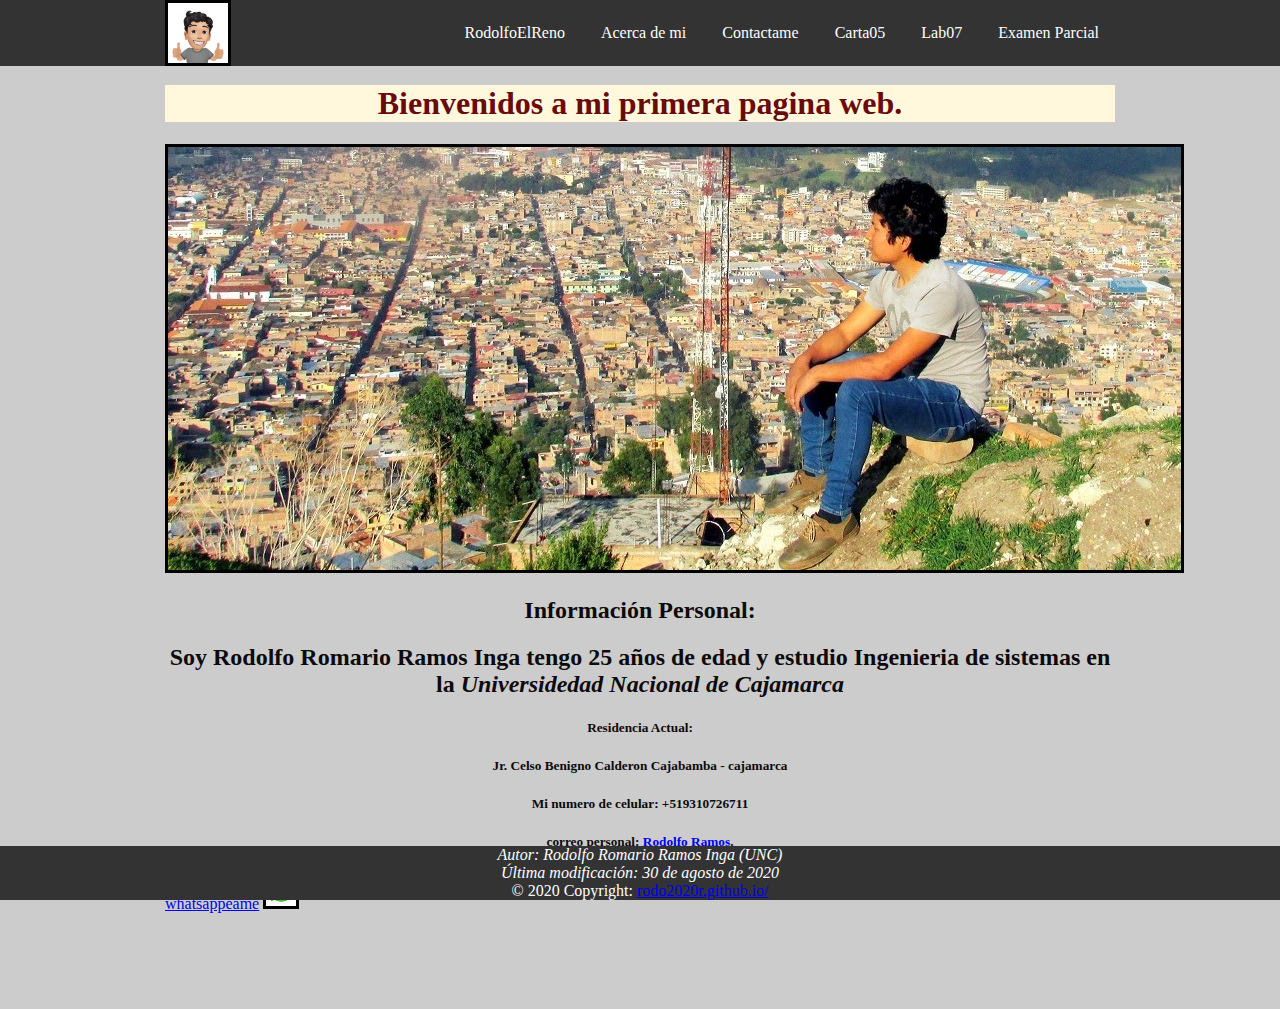
<file: index.html>
<!DOCTYPE html>
<html lang="es">

<head>
    <meta charset="utf-8">
    <meta http-equiv="X-UA-Compatible" content="IE=edge">
    <link rel="icon" type="image/png" href="Imagenes/favicon.ico.png">
    <title>Mi Pagina Personal</title>
    <meta name="description" content="">
    <meta name="viewport" content="width=device-width, initial-scale=1">
    <link rel="stylesheet" href="styles/estilopersonal.css">
</head>

<body>
    <header class="header">
        <div class="container logo-nav-container">
            <img src="Imagenes/aaa.png" width="60" height="60" alt="sticker">
            <nav class="navigation">

                <ul>

                    <li><a href="index.html">RodolfoElReno </a></li>
                    <li><a href="about.html">Acerca de mi </a></li>
                    <li><a href="contac.html">Contactame </a></li>
                    <li><a href="carta05.html">Carta05 </a></li>
                    <li><a href="lab07.html">Lab07 </a></li>
                    <li><a href="ramosinga.html">Examen Parcial</a></li>

                </ul>
            </nav>
        </div>
    </header>

    <div class="container">
        <h1 id="titulo">Bienvenidos a mi primera pagina web.
        </h1>

        <p>
            <img src="Imagenes/FotoPerfil.jpg" alt="Rodo" title="Ciudad de Cajamarca 2017" />
        </p>


        <h2> Información Personal:</h2>
        <p>
            <h2> Soy Rodolfo Romario Ramos Inga tengo 25 años de edad y estudio Ingenieria de sistemas en la <em>Universidedad Nacional de Cajamarca</em>
            </h2>


            <p>
                <h5>Residencia Actual:</h5>
                <h5> Jr. Celso Benigno Calderon <strong>Cajabamba - cajamarca</strong></h5>

                <p>
                    <h5>Mi numero de celular: +519310726711 </h5>
                    <h5>correo personal: <a href="mailto:rramosinga@gmailc.com">Rodolfo Ramos</a>.<br> </h5>
                    <a href="https://wa.me/51931072677"> whatsappeame</a>
                    <img src="Imagenes/watsap.jpg" width="30" height="30" alt="logowatsap">




    </div>




    <footer>

        <div>
            <address>Autor: Rodolfo Romario Ramos Inga (UNC) <br />
                    Última modificación: 30 de agosto de 2020
                    </address>
        </div>
        <div>© 2020 Copyright:
            <a href="https://rodo2020r.github.io/"> rodo2020r.github.io/</a>
        </div>

    </footer>

</body>

</html>
</file>
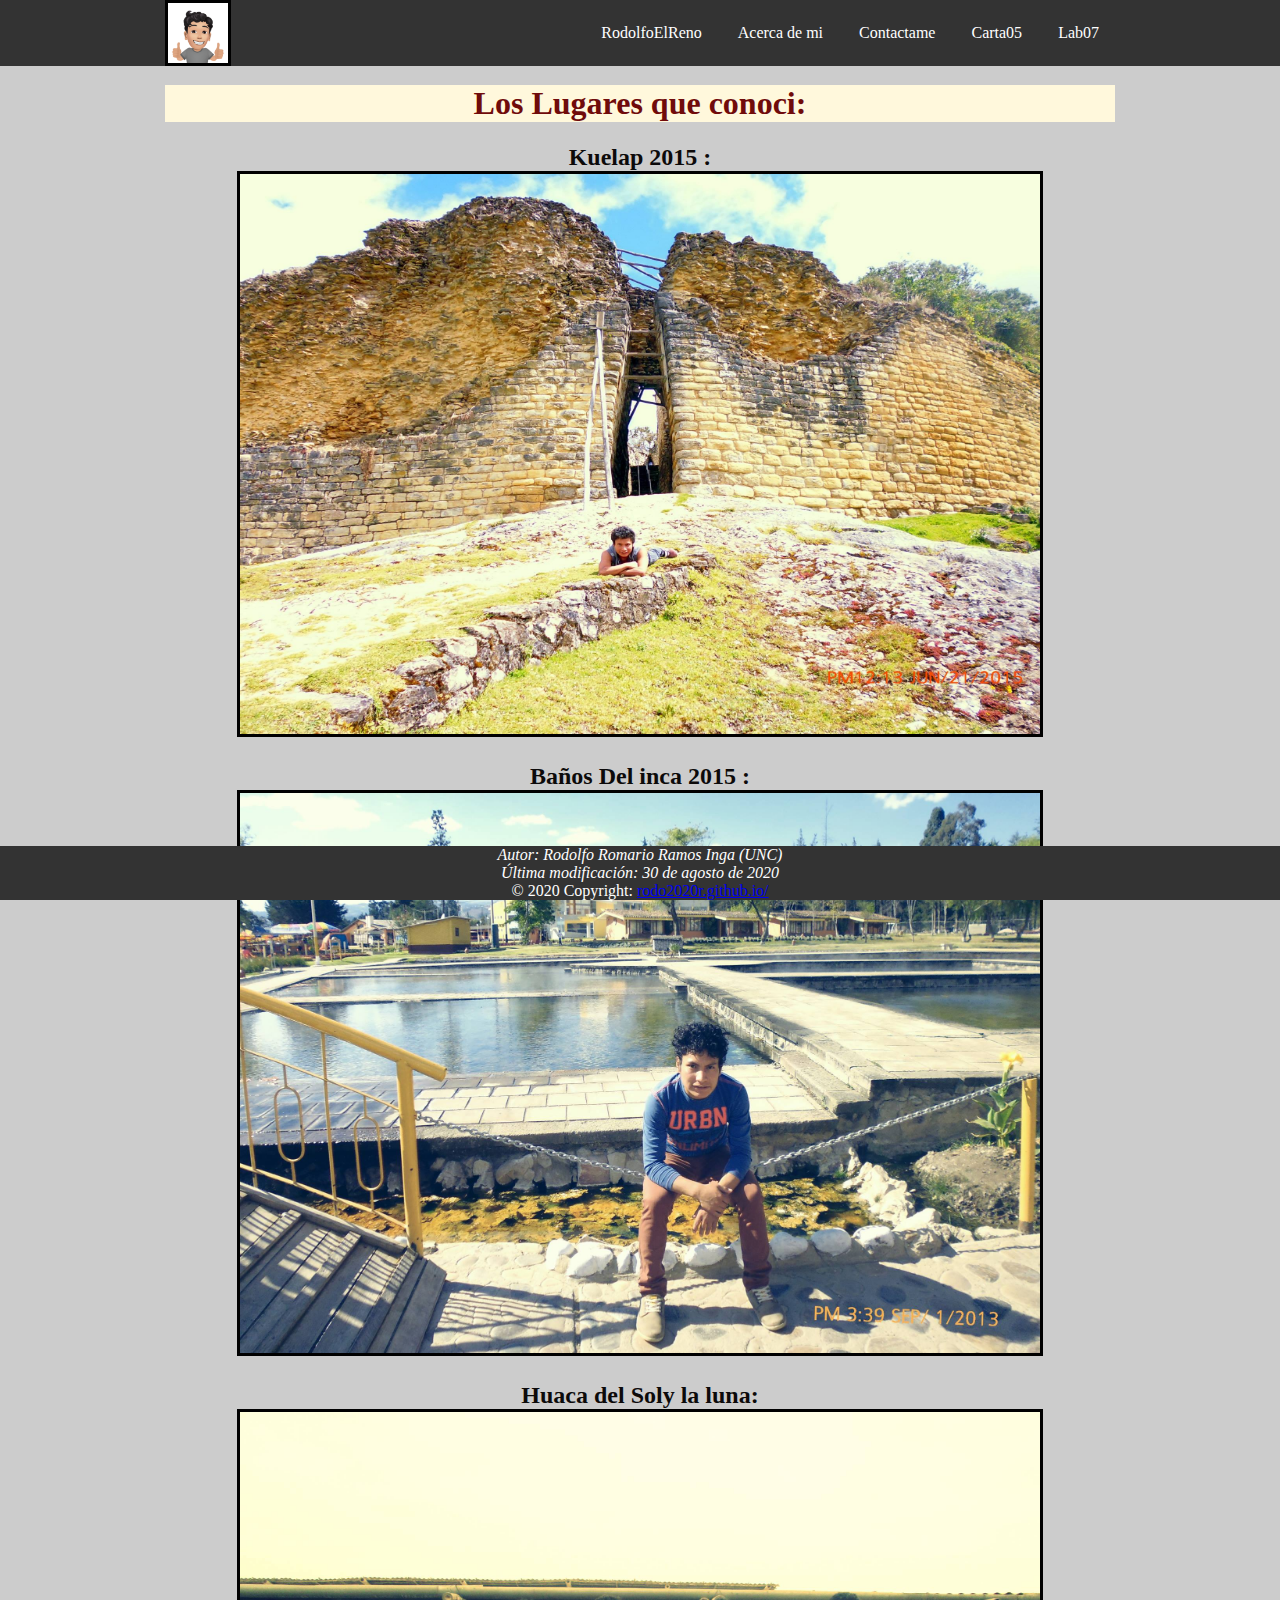
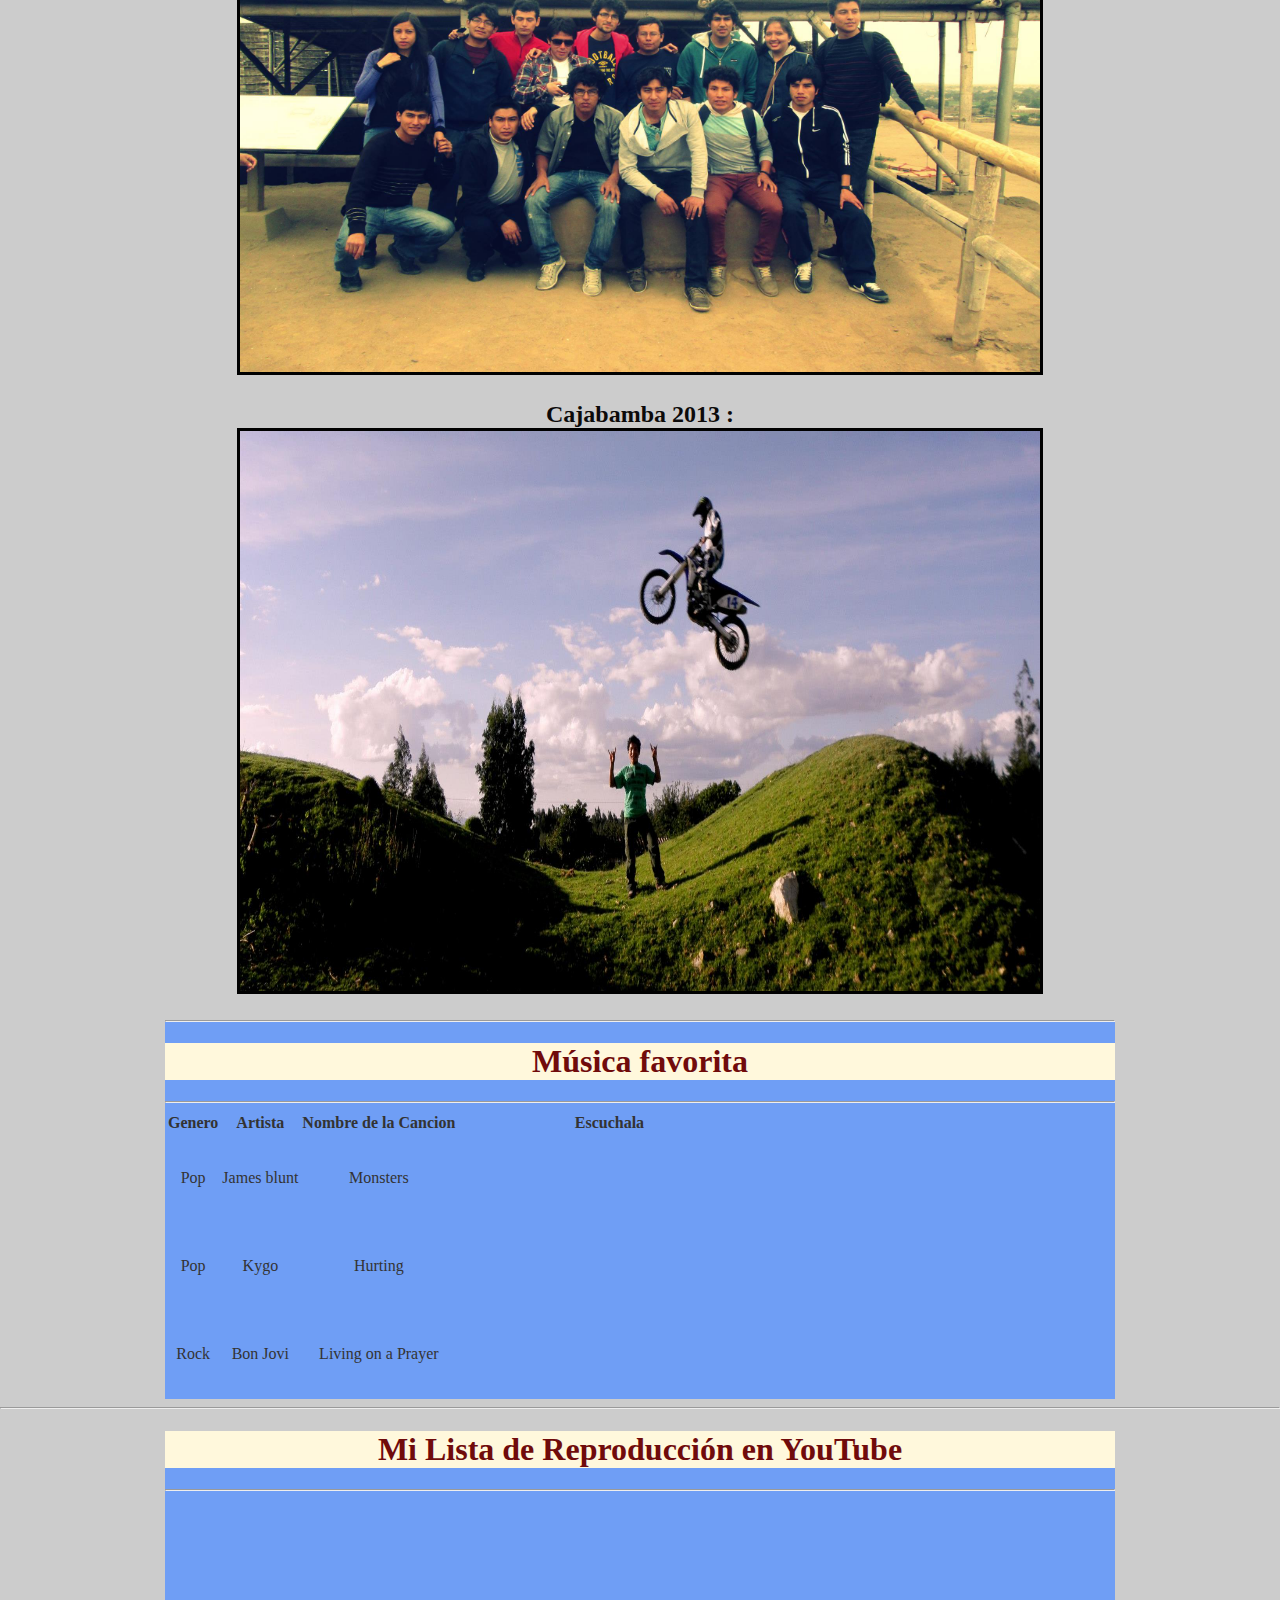
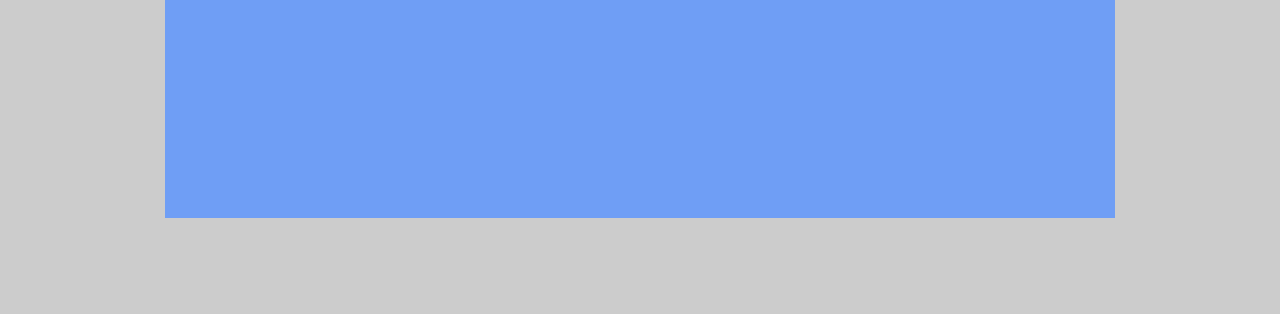
<file: about.html>
<!DOCTYPE html>
<html lang="es">

<head>
    <meta charset="utf-8">
    <meta http-equiv="X-UA-Compatible" content="IE=edge">
    <link rel="icon" type="image/png" href="Imagenes/favicon.ico.png">
    <title>Acerca de mi</title>
    <meta name="description" content="">
    <meta name="viewport" content="width=device-width, initial-scale=1">
    <link rel="stylesheet" href="styles/estilopersonal.css">
</head>

<body>
    <header class="header">
        <div class="container logo-nav-container">
            <img src="Imagenes/aaa.png" width="60" height="60" alt="sticker">
            <nav class="navigation">

                <ul>

                    <li><a href="index.html">RodolfoElReno </a></li>
                    <li><a href="about.html">Acerca de mi </a></li>
                    <li><a href="contac.html">Contactame </a></li>
                    <li><a href="carta05.html">Carta05 </a></li>
                    <li><a href="lab07.html">Lab07 </a></li>

                </ul>
            </nav>
        </div>
    </header>

    </div>

    <div class="container">
        <h1> Los Lugares que conoci:</h1>

        <h2>Kuelap 2015 :
            <img src="Imagenes/foto1.jpg" alt="Kuelap 2015" title="kuelap 2015" width="800" height="560" /></h2>


        <h2>Baños Del inca 2015 :
            <img src="Imagenes/foto2.jpg" alt="Baños Del inca 2015" title="Baños Del inca 2015 " width="800" height="560" /></h2>

        <h2>Huaca del Soly la luna:
            <img src="Imagenes/foto3.jpg" alt="Huaca del Soly la luna" title="Huaca del Soly la luna" width="800" height="560" /></h2>
        <h2>Cajabamba 2013 :
            <img src="Imagenes/foto5.jpg" alt="Cajabamba 2013" title="Cajabamba 2013" width="800" height="560" /></h2>

    </div>
    <section class="mensaje">
        <hr>
        <h1>Música favorita</h1>
        <hr>
        <div>
            <table>
                <thead>
                    <tr>
                        <th>Genero</th>
                        <th>Artista</th>
                        <th>Nombre de la Cancion</th>
                        <th>Escuchala</th>
                    </tr>
                </thead>
                <tbody>
                    <tr>
                        <td>Pop</td>
                        <td>James blunt</td>
                        <td>Monsters </td>
                        <td><iframe src="https://open.spotify.com/embed/album/5AJwSh3aa6mh7hBRP0G0nK" width="300" height="80" frameborder="0" allowtransparency="true" allow="encrypted-media"></iframe></td>
                        </td>
                    </tr>
                    <tr>
                        <td>Pop</td>
                        <td> Kygo</td>
                        <td>Hurting </td>
                        <td><iframe src="https://open.spotify.com/embed/album/7tcs1X9pzFvcLOPuhCstQJ" width="300" height="80" frameborder="0" allowtransparency="true" allow="encrypted-media"></iframe></td>
                    </tr>
                    <tr>
                        <td>Rock</td>
                        <td>Bon Jovi</td>
                        <td>Living on a Prayer </td>
                        <td><iframe src="https://open.spotify.com/embed/track/37ZJ0p5Jm13JPevGcx4SkF" width="300" height="80" frameborder="0" allowtransparency="true" allow="encrypted-media"></iframe></td>
                    </tr>

                </tbody>
            </table>

        </div>
    </section>
    <hr>
    <section class="mensaje">
        <h1>Mi Lista de Reproducción en YouTube </h1>
        <hr>
        <iframe width="560" height="315" src="https://www.youtube.com/embed/videoseries?list=PLSZF5Og7UugUqElmM2Q9DyLESs_kSO8Yo" frameborder="0" allow="autoplay; encrypted-media" allowfullscreen></iframe>
    </section>
    <footer>



        <div>
            <address>Autor: Rodolfo Romario Ramos Inga (UNC) <br />
                    Última modificación: 30 de agosto de 2020
                    </address>
        </div>
        <div>© 2020 Copyright:
            <a href="https://rodo2020r.github.io/"> rodo2020r.github.io/</a>
        </div>

    </footer>
</body>

</html>
</file>
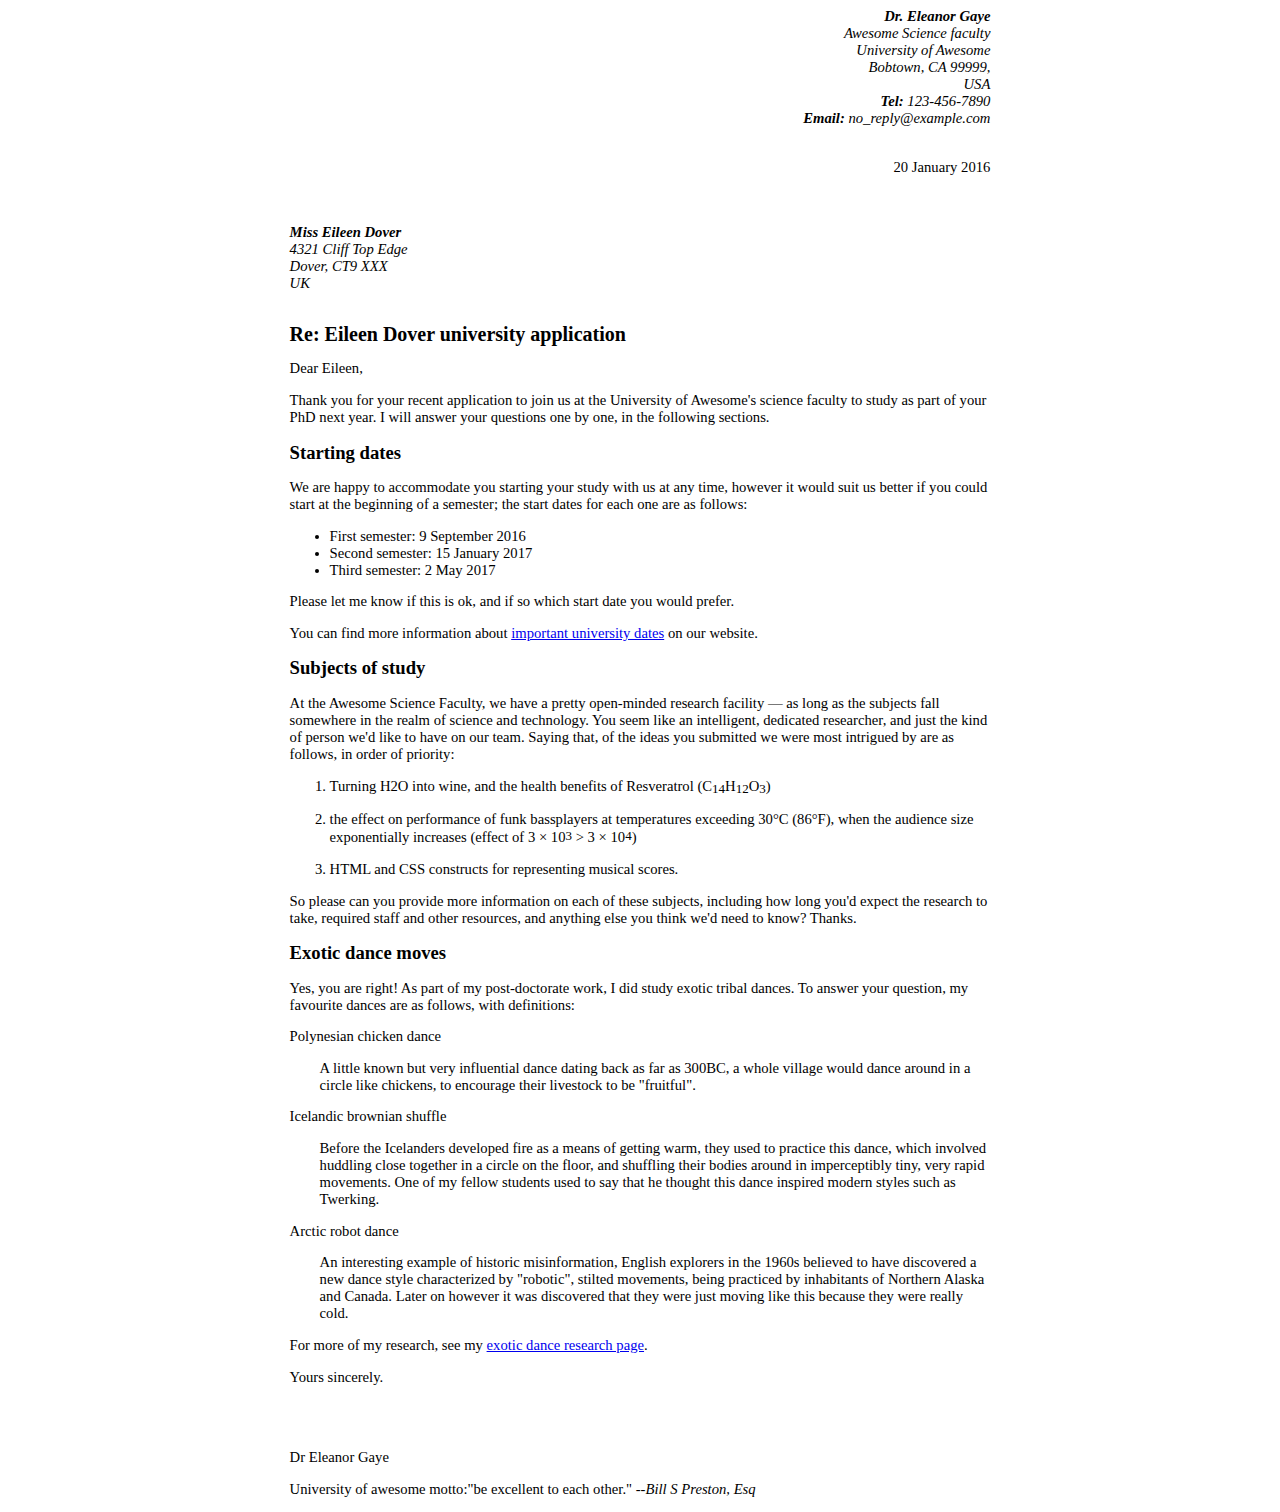
<file: carta05.html>
<!DOCTYPE html>
<html lang="en">

<head>
    <meta charset="UTF-8">
    <meta http-equiv="X-UA-Compatible" content="IE=edge">
    <link rel="icon" type="image/png" href="Imagenes/favicon.ico.png">
    <title>Carta05</title>
    <meta name="description" content="">
    <meta name="viewport" content="width=device-width, initial-scale=1">
    <link rel="stylesheet" href="styles/carta05.css">


</head>

<body>
    <div class="derecha">
        <b>
        <i>Dr. Eleanor Gaye</i>   
    </b>
        <br>
        <i>Awesome Science faculty</i>
        <br>
        <i>University of Awesome</i><br>
        <i>Bobtown, CA 99999,</i><br>
        <i>USA</i><br>
        <i><b>Tel:</b> 123-456-7890</i><br>
        <i><b>Email:</b> no_reply@example.com</i><br>
        <br>
        <p>20 January 2016</p><br>
        <br>
    </div>
    <div class="izquierda">
        <b>
        <i>Miss Eileen Dover</i>
    </b>
        <br>
        <i>4321 Cliff Top Edge</i><br>
        <i>Dover, CT9 XXX</i><br>
        <i>UK</i><br>
        <br>
    </div>
    <h1>Re: Eileen Dover university application</h1>
    <div class="cuerpo">
        <p>Dear Eileen,</p>

        <p>Thank you for your recent application to join us at the University of Awesome's science faculty to study as part of your PhD next year. I will answer your questions one by one, in the following sections.</p>

        <p>
            <h2>Starting dates</h2>
        </p>

        <p>We are happy to accommodate you starting your study with us at any time, however it would suit us better if you could start at the beginning of a semester; the start dates for each one are as follows:</p>
        <ul>
            <li>First semester: 9 September 2016</li>
            <li>Second semester: 15 January 2017</li>
            <li>Third semester: 2 May 2017</li>
        </ul>
        <p>Please let me know if this is ok, and if so which start date you would prefer.</p>

        <p>You can find more information about <a href="http://www.unc.edu.pe/">important university dates</a> on our website.</p>
    </div>
    <div class="subStudy">
        <h2>Subjects of study</h2>

        <p>At the Awesome Science Faculty, we have a pretty open-minded research facility — as long as the subjects fall somewhere in the realm of science and technology. You seem like an intelligent, dedicated researcher, and just the kind of person we'd
            like to have on our team. Saying that, of the ideas you submitted we were most intrigued by are as follows, in order of priority:</p>

        <ol>
            <li>Turning H2O into wine, and the health benefits of Resveratrol (C<span class="subin">14</span>H<span class="subin">12</span>O<span class="subin">3</span>)</li>
            <li>
                <p> the effect on performance of funk bassplayers at temperatures exceeding 30°C (86°F), when the audience size exponentially increases (effect of 3 × 10<span class="expon">3</span> &gt; 3 × 10<span class="expon">4</span>)</p>
            </li>
            <li>HTML and CSS constructs for representing musical scores.</li>
        </ol>
        <p>So please can you provide more information on each of these subjects, including how long you'd expect the research to take, required staff and other resources, and anything else you think we'd need to know? Thanks.</p>
    </div>

    <div class="dance">
        <h2>Exotic dance moves</h2>
        <p>Yes, you are right! As part of my post-doctorate work, I did study exotic tribal dances. To answer your question, my favourite dances are as follows, with definitions:</p>

        <p>Polynesian chicken dance</p>
        <p class="parder">A little known but very influential dance dating back as far as 300BC, a whole village would dance around in a circle like chickens, to encourage their livestock to be "fruitful".
        </p>
        <p>Icelandic brownian shuffle</p>
        <p class="parder">Before the Icelanders developed fire as a means of getting warm, they used to practice this dance, which involved huddling close together in a circle on the floor, and shuffling their bodies around in imperceptibly tiny, very rapid movements.
            One of my fellow students used to say that he thought this dance inspired modern styles such as Twerking.
        </p>
        <p>Arctic robot dance</p>
        <p class="parder">An interesting example of historic misinformation, English explorers in the 1960s believed to have discovered a new dance style characterized by "robotic", stilted movements, being practiced by inhabitants of Northern Alaska and Canada. Later
            on however it was discovered that they were just moving like this because they were really cold.
        </p>
        <p>For more of my research, see my <a href="http://www.unc.edu.pe/">exotic dance research page</a>.</p>
        <p>Yours sincerely.</p>
        <br>
        <br>
        <p>Dr Eleanor Gaye</p>
        <p>University of awesome motto:"be excellent to each other." <i>--Bill S Preston, Esq</i></p>
    </div>

</body>

</html>
</file>
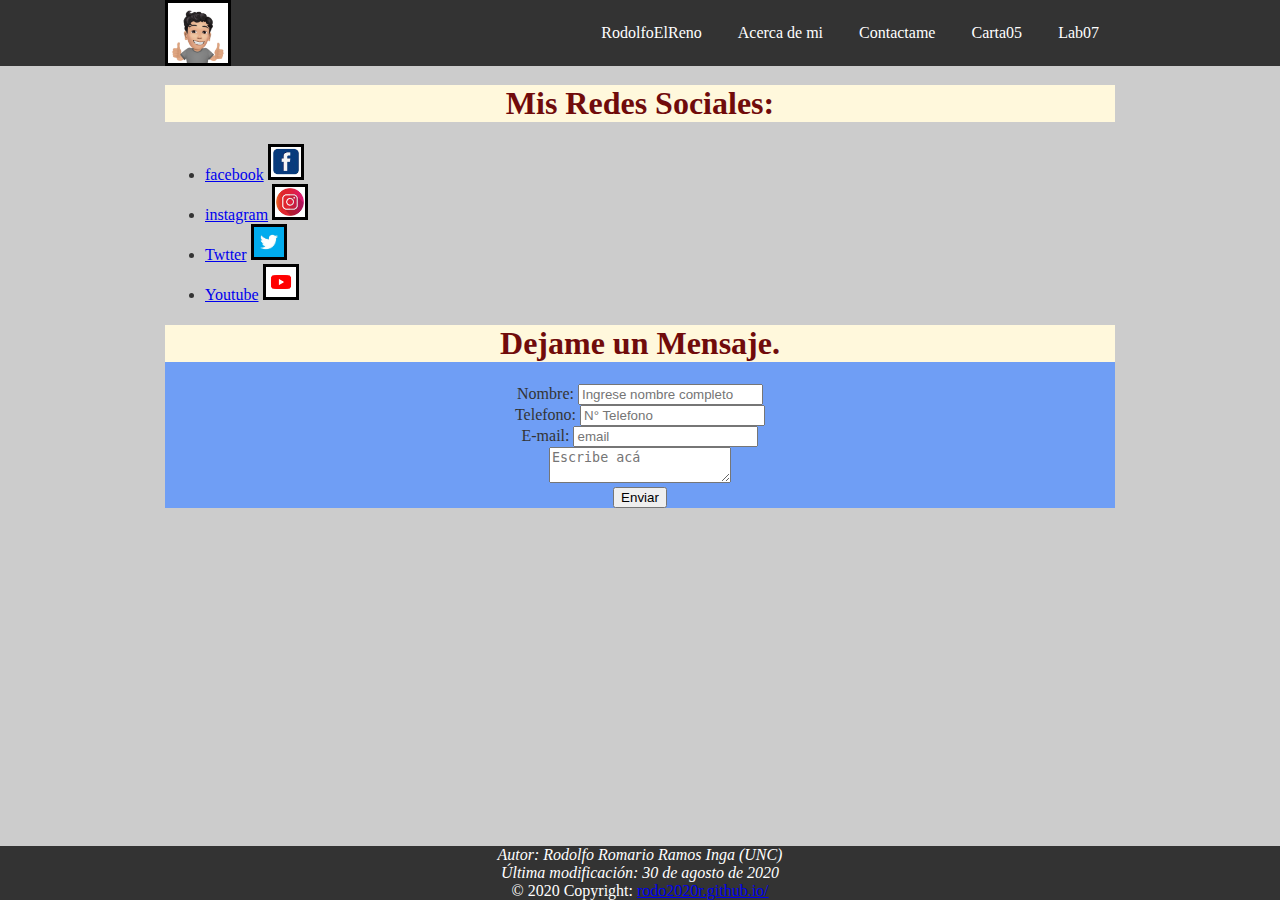
<file: contac.html>
<!DOCTYPE html>
<html lang="es">

<head>
    <meta charset="utf-8">
    <meta http-equiv="X-UA-Compatible" content="IE=edge">
    <link rel="icon" type="image/png" href="Imagenes/favicon.ico.png">
    <title>Contactame</title>
    <meta name="description" content="">
    <meta name="viewport" content="width=device-width, initial-scale=1">
    <link rel="stylesheet" href="styles/estilopersonal.css">
</head>

<body>
    <header class="header">
        <div class="container logo-nav-container">
            <img src="Imagenes/aaa.png" width="60" height="60" alt="sticker">
            <nav class="navigation">

                <ul>

                    <li><a href="index.html">RodolfoElReno </a></li>
                    <li><a href="about.html">Acerca de mi </a></li>
                    <li><a href="contac.html">Contactame </a></li>
                    <li><a href="carta05.html">Carta05 </a></li>
                    <li><a href="lab07.html">Lab07 </a></li>

                </ul>
            </nav>
        </div>
    </header>

    <div class="container">
        <h1>Mis Redes Sociales: </h1>
        <ul>
            <li>
                <a href="https://www.facebook.com/rodolforomario.ramosinga/"> facebook</a>
                <img src="Imagenes/face.jpg" width="30" height="30" alt="logowatsap">

                <li>
                    <a href="https://www.instagram.com/rodolfo.romario/?hl=es-la">instagram</a>
                    <img src="Imagenes/istagram.jpg" width="30" height="30" alt="logowatsap">
                </li>
                <li>
                    <a href="https://www.twitter.com">Twtter</a>
                    <img src="Imagenes/twter.jpg" width="30" height="30" alt="logowatsap">
                </li>
                <li>
                    <a href="https://www.youtube.com">Youtube</a>
                    <img src="Imagenes/youtube.png" width="30" height="30" alt="logowatsap">
                </li>

            </li>
        </ul>
    </div>
    <section class=" mensaje">
        <h1>Dejame un Mensaje. </h1>

        <div>
            <from method="post">
                <div>
                    <label for="nombre">Nombre:</label>
                    <input type="text" placeholder="Ingrese nombre completo" required>
                </div>
                <div>
                    <label for="telefono">Telefono:</label>
                    <input type="number" id="telefono" placeholder="N° Telefono" required>
                </div>
                <div>
                    <label for="email">E-mail:</label>
                    <input type="email" placeholder="email" required>
                </div>

                <div>
                    <textarea name="comentarios" placeholder="Escribe acá"></textarea>
                </div>
                <div>
                    <button type="submit">Enviar</button>
                </div>
            </from>
        </div>
        </div>
    </section>
    <footer>
        <div>

            <div>



            </div>

            <div>
                <address>Autor: Rodolfo Romario Ramos Inga (UNC) <br />
                        Última modificación: 30 de agosto de 2020
                        </address>
            </div>
            <div>© 2020 Copyright:
                <a href="https://rodo2020r.github.io/"> rodo2020r.github.io/</a>
            </div>

    </footer>
</body>

</html>
</file>
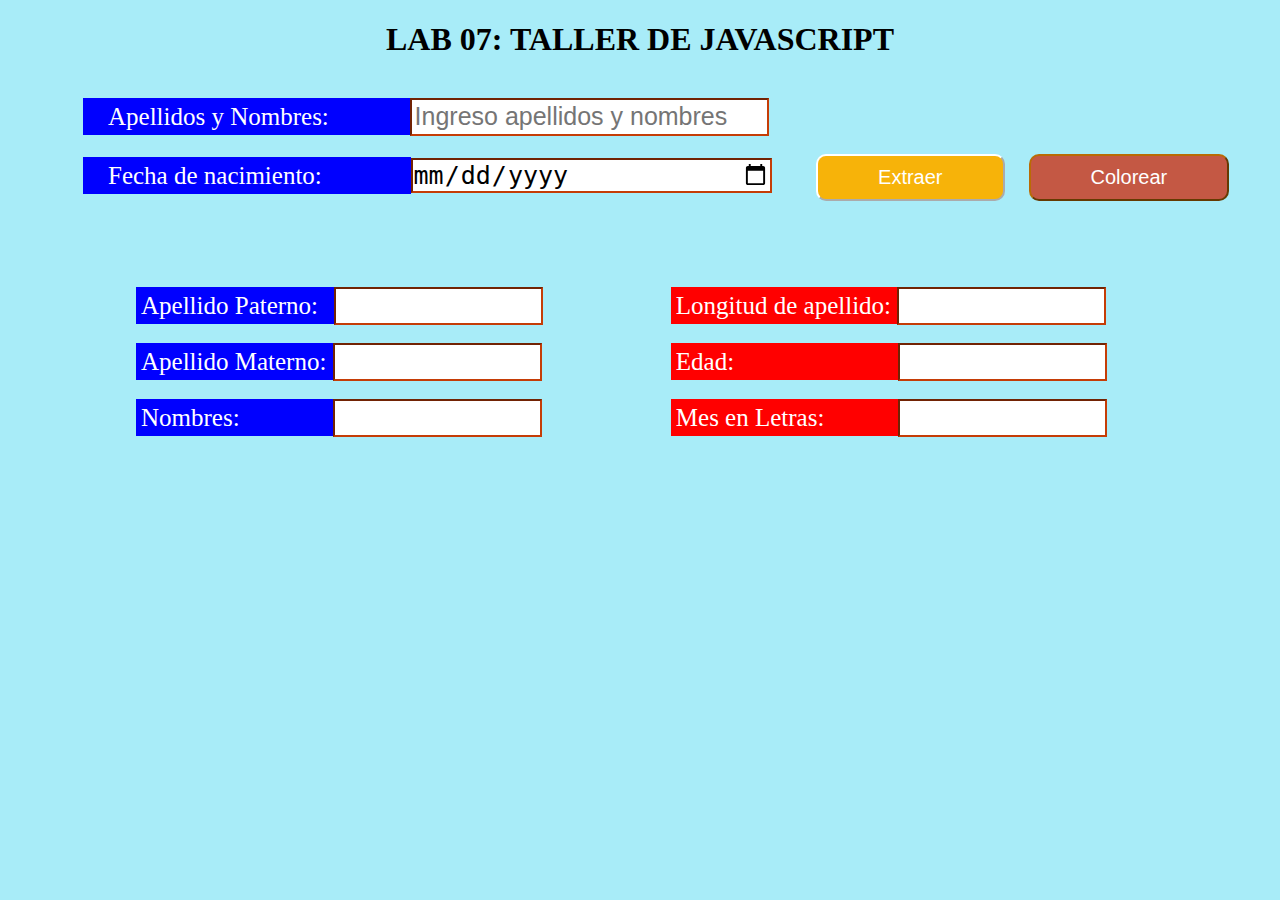
<file: lab07.html>
<!DOCTYPE html>
<html lang="es">

<head>
    <meta charset="utf-8">
    <meta http-equiv="X-UA-Compatible" content="IE=edge">
    <link rel="icon" type="image/png" href="Imagenes/favicon.ico.png">
    <title>Laboratorio 07</title>
    <meta name="description" content="">
    <meta name="viewport" content="width=device-width, initial-scale=1">
    <link rel="stylesheet" href="styles/lab07.css">
</head>

<body>
    <h1>LAB 07: TALLER DE JAVASCRIPT</h1>
    <br>
    <form class="formulario">
        <label id="uno">Apellidos y Nombres: </label>
        <input id="i1" type="text" placeholder="Ingreso apellidos y nombres">
        <br><br>
        <label id="dos">Fecha de nacimiento: </label>
        <input id="fecha" type="date">
    </form>
    <button id="boton1" onclick="extraer();">Extraer</button>
    <button id="boton2" onclick="colorear();">Colorear</button>

    <br><br><br><br>
    <div>

        <form class="alinear1">
            <label id="tres">Apellido Paterno:  </label>
            <input id="aPaterno" type="text">

            <br><br>
            <label id="cuatro">Apellido Materno:  </label>
            <input id="aMaterno" type="text">

            <br><br>
            <label id="cinco">Nombres:  </label>
            <input id="nombre" type="text">
        </form>

        <form class="alinear2">

            <label id="seis">Longitud de apellido:  </label>
            <input id="longitud" type="text">

            <br><br>
            <label id="siete">Edad: </label>
            <input id="edad" type="text">

            <br><br>
            <label id="ocho">Mes en Letras: </label>
            <input id="mes" type="text">
        </form>
    </div>
    <script src="scripts/lab07.js" async defer></script>
</body>

</html>
</file>
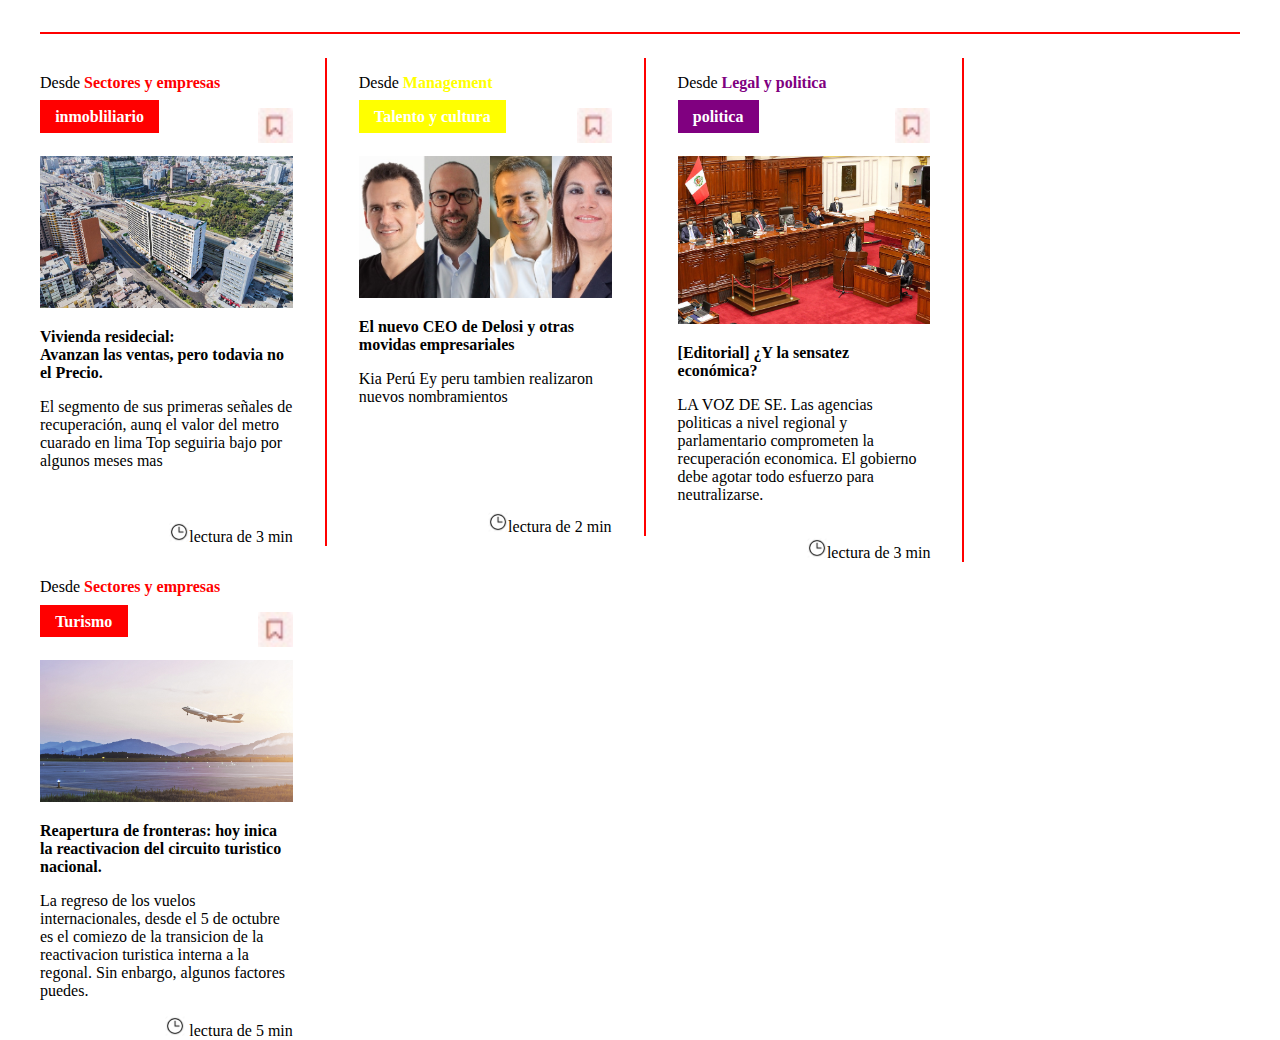
<file: ramosinga.html>
<!DOCTYPE html>
<html lang="en">

<head>
    <meta charset="utf-8">
    <meta http-equiv="X-UA-Compatible" content="IE=edge">
    <link rel="icon" type="image/png" href="Imagenes/favicon.ico.png">
    <title>Examen Parcial</title>
    <meta name="description" content="">
    <meta name="viewport" content="width=device-width, initial-scale=1">
    <link rel="stylesheet" href="styles/ramosinga.css">
</head>

<body>


    <div class="contenedor">
        <hr>
    </div>
    <form class="alinear1">
        <p>Desde <label id="l1">Sectores y empresas</label> </p>
        <label class="inmobiliario"> inmobliliario</label>
        <img class="img" src="Imagenes/figura.jpeg" width="35" height="35" alt="figura" onclick="lecturaActualizada();">
        <br>
        <br>
        <img src="Imagenes/inmobiliario.jpg" width="100%" height="100%" alt="sticker">
        <p class="negro">
            Vivienda residecial:
            <br> Avanzan las ventas, pero todavia no el Precio.
        </p>
        <p>
            El segmento de sus primeras señales de recuperación, aunq el valor del metro cuarado en lima Top seguiria bajo por algunos meses mas
        </p>
        <br>
        <br>
        <label class="lectura" id="cambio"><img class="reloj" src="Imagenes/reloj.jpg" width="20" height="20" alt="figura">lectura de 3 min</label>
    </form>
    <form class="alinear1">
        <p>Desde <label id="l2">Management</label> </p>
        <label class="talento" onclick="horaactual();"> Talento y cultura</label>
        <img class="img" src="Imagenes/figura.jpeg" width="35" height="35" alt="figura">
        <br>
        <br>
        <img src="Imagenes/talento y cultura.jpg" width="100%" height="100%" alt="sticker">
        <p class="negro">
            El nuevo CEO de Delosi y otras movidas empresariales
        </p>
        <p>
            Kia Perú Ey peru tambien realizaron nuevos nombramientos
        </p>
        </p>
        <br><br>
        <br>
        <br><br>
        <label class="lectura"><img class="reloj" src="Imagenes/reloj.jpg" width="20" height="20" alt="figura">lectura de 2 min</label>
        <br>
        <label id="hora"></label>
    </form>
    <form class="alinear1">

        <p>Desde <label id="l3">Legal y politica</label> </p>
        <label id="politica"> politica</label>

        <img class="img" src="Imagenes/figura.jpeg" width="35" height="35" alt="figura">
        <br>
        <br>
        <img src="Imagenes/politica.jpg" width="100%" height="100%" alt="sticker">
        <p class="negro">
            [Editorial] ¿Y la sensatez económica?
        </p>
        <p>
            LA VOZ DE SE. Las agencias politicas a nivel regional y parlamentario comprometen la recuperación economica. El gobierno debe agotar todo esfuerzo para neutralizarse.
        </p>
        <br>
        <label class="lectura"> <img class="reloj" src="Imagenes/reloj.jpg" width="20" height="20" alt="figura">lectura de 3 min</label>
    </form>
    <form class="alinear2">
        <p>Desde <label id="l1">Sectores y empresas</label> </p>
        <label class="inmobiliario" onclick="ActualizarFotos();"> Turismo  </label>
        <img class="img" src="Imagenes/figura.jpeg" width="35" height="35" alt="figura">

        <br>
        <br>
        <img id="foto" src="Imagenes/turismo.jpg" width="100%" height="100%" alt="sticker">
        <div id="ocultar" class="oculto">
            <img id="foto1" src="Imagenes/foto1.jpg" width="100%" height="100%" alt="sticker">
            <img id="foto2" src="Imagenes/foto1.jpg" width="100%" height="100%" alt="sticker">
            <img id="foto3" src="Imagenes/foto1.jpg" width="100%" height="100%" alt="sticker">
            <img id="foto4" src="Imagenes/foto1.jpg" width="100%" height="100%" alt="sticker">
            <img id="foto5" src="Imagenes/foto1.jpg" width="100%" height="100%" alt="sticker">
        </div>

        <p class="negro">
            Reapertura de fronteras: hoy inica la reactivacion del circuito turistico nacional.
        </p>
        <p>
            La regreso de los vuelos internacionales, desde el 5 de octubre es el comiezo de la transicion de la reactivacion turistica interna a la regonal. Sin enbargo, algunos factores puedes.
        </p>
        <label class="lectura" id="cambio"> <img class="reloj" src="Imagenes/reloj.jpg" width="20" height="20" alt="figura"> lectura de 5 min</label>
    </form>


    <script src="scripts/ramosinga.js" async defer></script>


</body>

</html>
</file>
<file: styles/estilopersonal.css>
body {
    background: #ccc;
    font-family: Georgia, Times, serif;
    color: #333;
    margin: 0;
    padding-top: 4rem;
    padding-bottom: 6rem;
}

.container {
    width: 95%;
    max-width: 950px;
    margin: 0 auto;
}

.header {
    background: #333;
    color: white;
    position: fixed;
    left: 0;
    top: 0;
    width: 100%;
}

.header a {
    color: white;
    text-decoration: none;
}

.logo-nav-container {
    display: flex;
    justify-content: space-between;
    align-items: center;
}

.navigation ul {
    margin: 0;
    padding: 0;
    list-style: none;
}

.navigation ul li {
    display: inline-block;
}

.navigation ul li a {
    display: block;
    padding: 0.5rem 1rem;
}

.navigation ul li a:hover {
    background: rgb(99, 88, 88);
    color: white;
}

.navigation ul li a:visited {
    color: white;
}

a:hover {
    background-color: black;
    color: white;
}

a:visited {
    background-color: white;
    color: black;
}

footer {
    background: #333;
    color: white;
    text-align: center;
    position: fixed;
    left: 0;
    bottom: 0;
    width: 100%;
}

img {
    border: 3px solid black;
}

#titulo {
    font-family: cursive;
    color: rgb(105, 11, 11);
    text-align: center;
    background: cornsilk;
}

h2 {
    font-family: cursive;
    color: rgb(12, 10, 10);
    text-align: center;
}

h5 {
    font-family: cursive;
    color: rgb(12, 10, 10);
    text-align: center;
}

.mensaje {
    background: rgb(111, 158, 245);
    font-family: Georgia, Times, serif;
    color: #333;
    margin: 0 auto;
    text-align: center;
    width: 95%;
    max-width: 950px;
}

h1 {
    background: cornsilk;
    text-align: center;
    color: rgb(112, 11, 11);
}
</file>
<file: styles/carta05.css>
body {
    font-family: 'Times New Roman', Times, serif;
    padding: 0% 22%;
    color: black;
    font-size: 11pt;
}

.derecha {
    text-align: right;
}

h1 {
    font-size: 15pt;
}

h2 {
    font-size: 14pt;
}

.expon {
    vertical-align: 2px;
    font-size: small;
}

.subin {
    vertical-align: -2px;
    font-size: small;
}

.parder {
    padding-left: 30px;
}

a:hover {
    color: crimson;
}

a:visited {
    color: darkslateblue;
}
</file>
<file: styles/lab07.css>
body {
    font-family: 'Times New Roman', Times, serif;
    background-color: rgb(168, 236, 248);
}

h1 {
    text-align: center;
}

input {
    width: 8em;
    border-color: rgb(197, 61, 7);
    font-size: 25px;
    padding: 0.1em;
}

.alinear1 {
    float: left;
    margin-top: 0em;
    padding-top: 2em;
    padding-left: 8em;
}

.alinear2 {
    float: left;
    margin-top: 0em;
    padding-top: 2em;
    padding-left: 8em;
}

.formulario {
    display: inline;
    text-align: left;
}

#boton1 {
    color: white;
    font-size: 20px;
    padding-left: 3em;
    padding-right: 3em;
    padding-top: 0.5em;
    padding-bottom: 0.5em;
    margin-top: 0;
    margin-right: 0.5em;
    margin-left: 2em;
    background-color: rgb(247, 179, 9);
    border-color: white;
    border-radius: 0.5em;
}

#boton2 {
    font-size: large;
    color: white;
    font-size: 20px;
    padding-left: 3em;
    padding-right: 3em;
    padding-top: 0.5em;
    padding-bottom: 0.5em;
    margin-right: 2em;
    margin-left: 0.5em;
    background-color: rgb(196, 88, 68);
    border-color: rgb(185, 107, 5);
    border-radius: 0.5em;
}

label {
    background-color: blue;
    color: white;
    font-size: 25px;
    padding: 0.2em;
}

#uno {
    padding-right: 3em;
    padding-left: 1em;
    margin-left: 3em;
}

#i1 {
    width: 14em;
    font-size: 25px;
    padding: 0.1em;
}

#fecha {
    width: 14.3em;
    font-size: 25px;
    padding: 0em;
}

#dos {
    padding-right: 3.3em;
    padding-left: 1em;
    margin-left: 3em;
}

#tres {
    padding-right: 0.38em;
}

#cuatro {
    padding-right: 0em;
}

#cinco {
    padding-right: 3.48em;
}

#seis {
    padding-right: 0em;
    background-color: red;
}

#siete {
    padding-right: 6.3em;
    background-color: red;
}

#ocho {
    padding-right: 2.7em;
    background-color: red;
}
</file>
<file: styles/ramosinga.css>
body {
    font-family: Georgia, 'Times New Roman', Times, serif;
}

#l1 {
    color: red;
    font-weight: bold;
}

#l2 {
    color: yellow;
    font-weight: bold;
}

#l3 {
    color: purple;
    font-weight: bold;
}

.inmobiliario {
    color: white;
    background-color: red;
    padding-top: 3%;
    padding-bottom: 3%;
    padding-left: 6%;
    padding-right: 6%;
    font-weight: bold;
}

#politica {
    background-color: purple;
    color: white;
    padding-top: 3%;
    padding-bottom: 3%;
    padding-left: 6%;
    padding-right: 6%;
    font-weight: bold;
}

.talento {
    background-color: yellow;
    color: white;
    padding-top: 3%;
    padding-bottom: 3%;
    padding-left: 6%;
    padding-right: 6%;
    font-weight: bold;
}

.alinear1 {
    width: 20%;
    float: left;
    padding-left: 2em;
    padding-right: 2em;
    border-right: solid red 2px;
}

.negro {
    font-weight: bold;
}

.img {
    float: right;
    padding-bottom: 5%;
}

.oculto {
    display: none;
}

hr {
    height: 2px;
    border: royalblue;
    background-color: red;
}

.contenedor {
    padding-top: 1em;
    padding-bottom: 1em;
    padding-left: 2em;
    padding-right: 2em;
}

.alinear2 {
    width: 20%;
    float: left;
    padding-left: 2em;
    padding-right: 2em;
}

.lectura {
    float: right;
}
</file>
